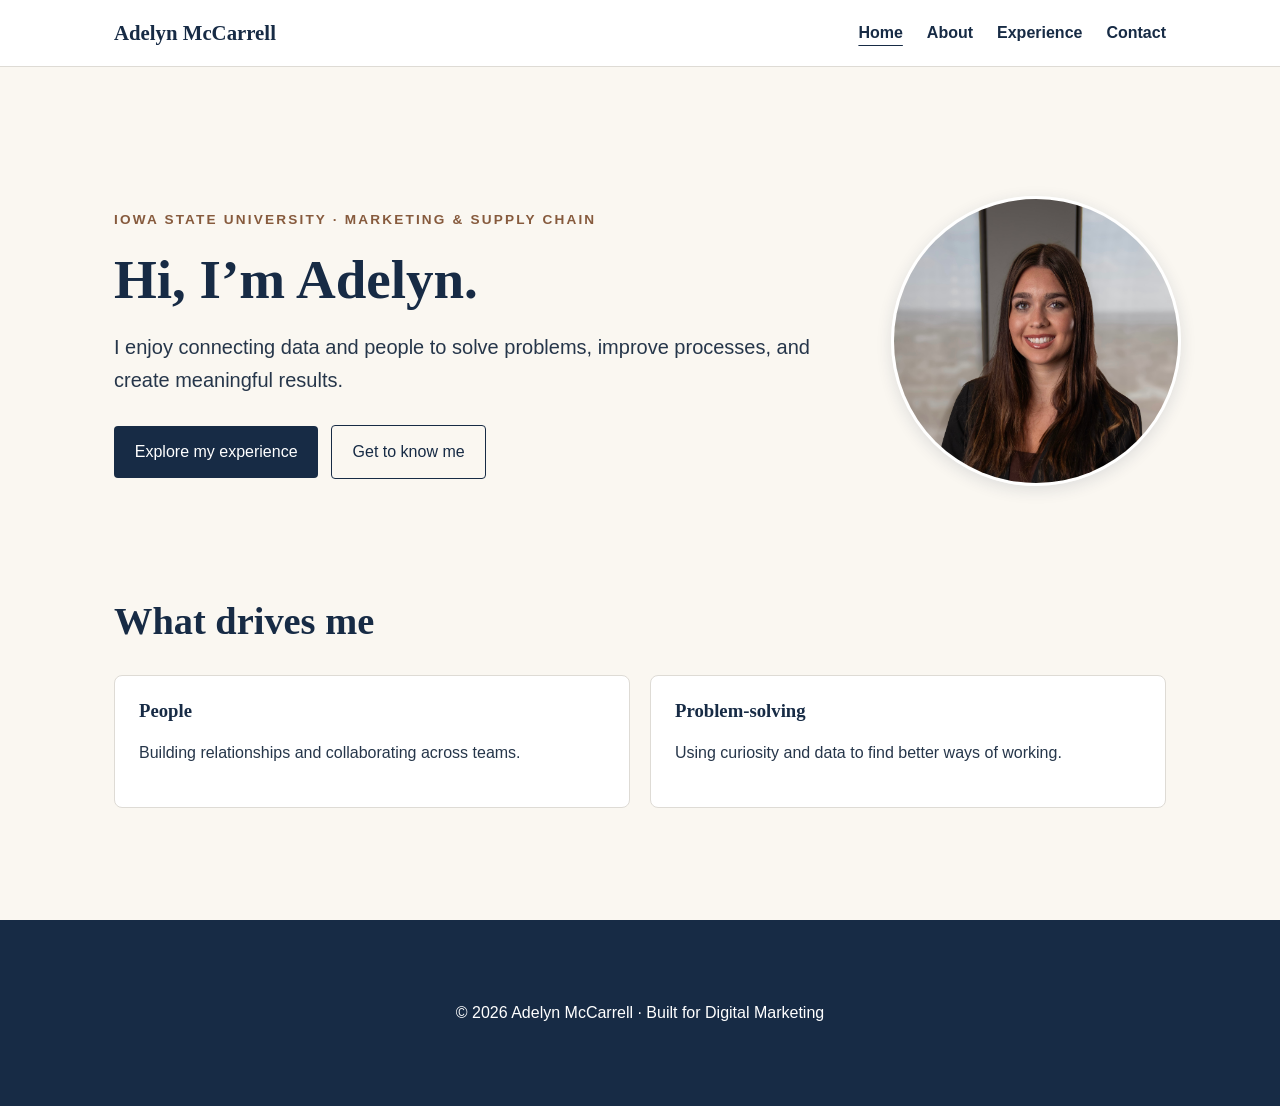
<file: index.html>
<!doctype html>
<html lang="en">
<head>
  <meta charset="UTF-8">
  <meta name="viewport" content="width=device-width, initial-scale=1.0">
  <meta name="description" content="Adelyn McCarrell's personal portfolio: education, experience, and projects.">
  <title>Home | Adelyn McCarrell</title>
  <link rel="stylesheet" href="./styles.css">
  <script src="./nav.js" defer></script>
</head>

<body>
  <header id="site-header"></header>

  <main id="main-content">
    <section class="hero hero-split">
  <div class="hero-text">
    <p class="eyebrow">Iowa State University · Marketing &amp; Supply Chain</p>
    <h1>Hi, I’m Adelyn.</h1>
    <p class="lead">I enjoy connecting data and people to solve problems, improve processes, and create meaningful results.</p>
    <a class="button" href="./experience.html">Explore my experience</a>
    <a class="button secondary" href="./about.html">Get to know me</a>
  </div>

  <div class="hero-image">
    <img src="./headshot.jpeg" alt="Adelyn McCarrell" class="profile-photo">
  </div>
</section>

    <section class="section">
      <h2>What drives me</h2>

      <div class="grid">
        <article class="card">
          <h3>People</h3>
          <p>Building relationships and collaborating across teams.</p>
        </article>

        <article class="card">
          <h3>Problem-solving</h3>
          <p>Using curiosity and data to find better ways of working.</p>
        </article>
      </div>
    </section>
  </main>

  <footer id="site-footer"></footer>
</body>
</html>
</file>
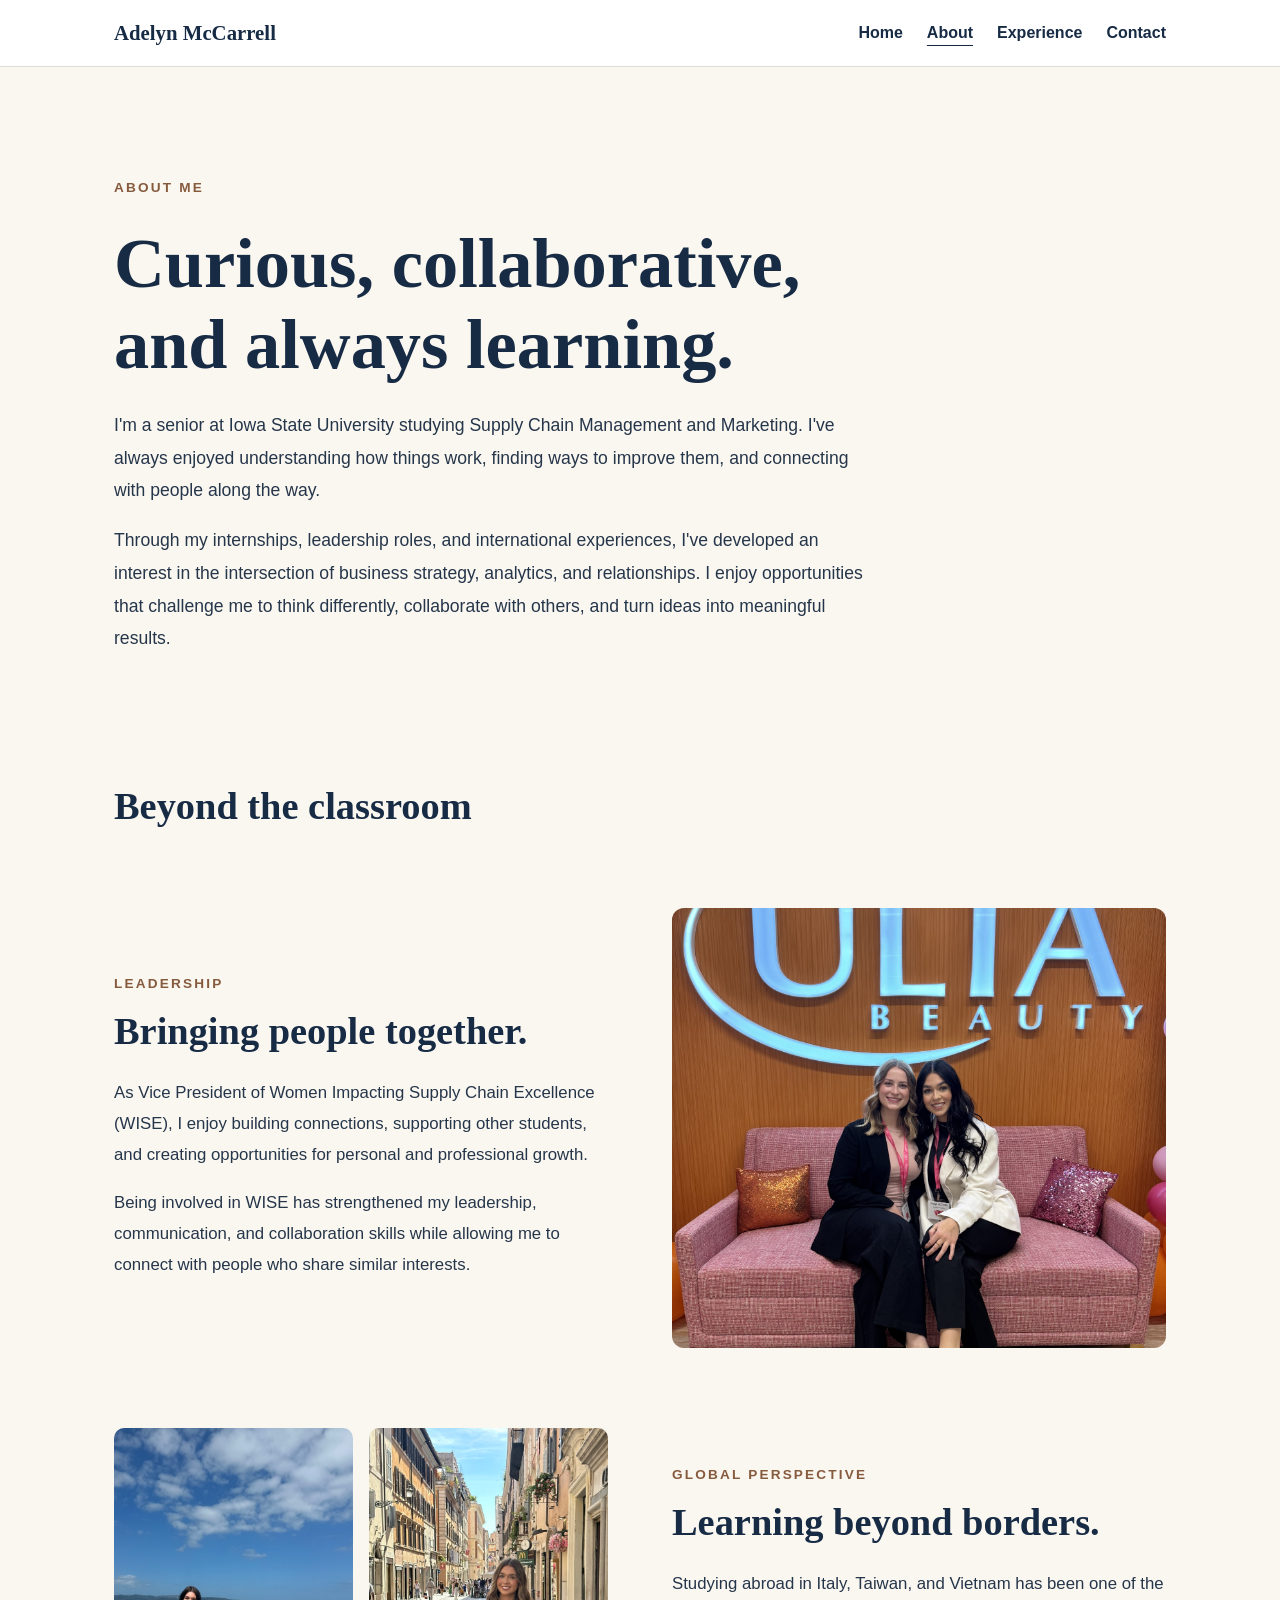
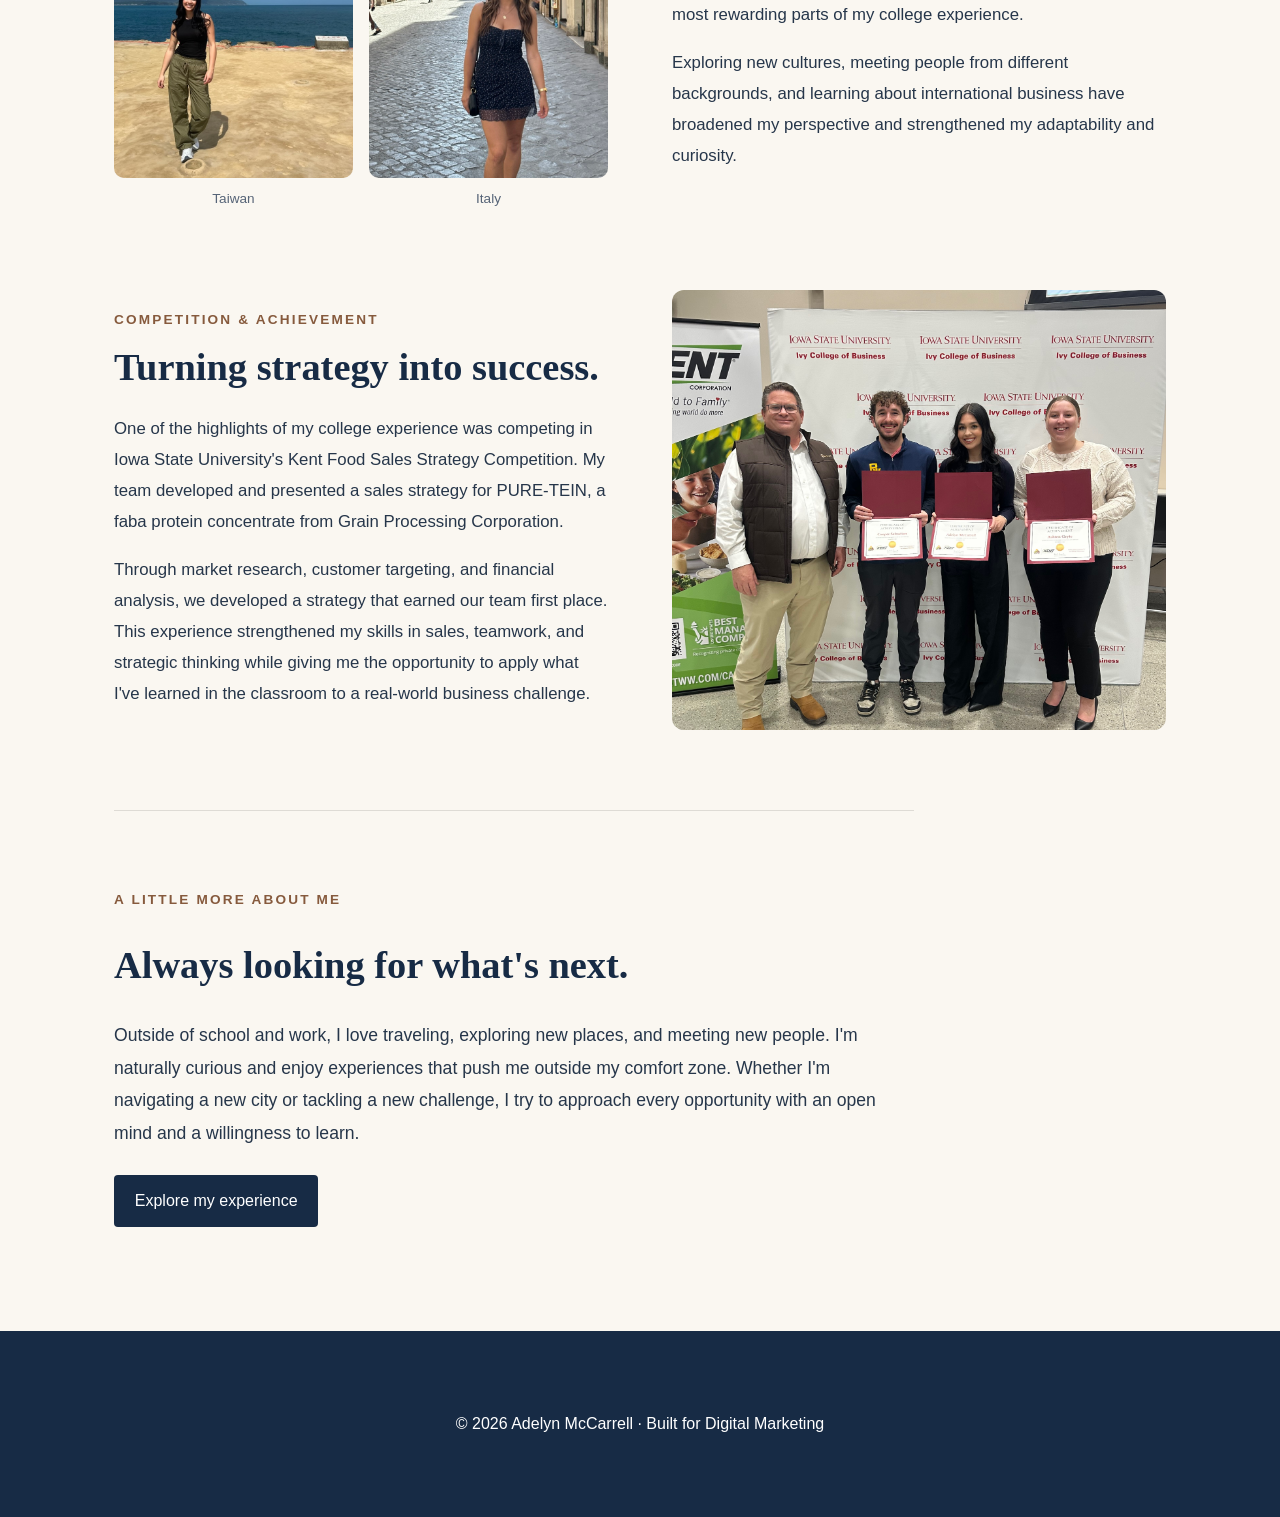
<file: about.html>
<!doctype html>
<html lang="en">
<head>
  <meta charset="UTF-8">
  <meta name="viewport" content="width=device-width, initial-scale=1.0">
  <meta name="description" content="Get to know Adelyn McCarrell, an Iowa State University student studying Supply Chain Management and Marketing.">
  <title>About | Adelyn McCarrell</title>
  <link rel="stylesheet" href="./styles.css">
  <script src="./nav.js" defer></script>
</head>

<body>
  <header id="site-header"></header>

  <main id="main-content">

    <section class="about-intro">
      <p class="eyebrow">ABOUT ME</p>
      <h1>Curious, collaborative,<br>and always learning.</h1>

      <p class="lead">
        I'm a senior at Iowa State University studying Supply Chain
        Management and Marketing. I've always enjoyed understanding
        how things work, finding ways to improve them, and connecting
        with people along the way.
      </p>

      <p>
        Through my internships, leadership roles, and international
        experiences, I've developed an interest in the intersection
        of business strategy, analytics, and relationships. I enjoy
        opportunities that challenge me to think differently,
        collaborate with others, and turn ideas into meaningful results.
      </p>
    </section>

    <section class="section">
      <h2>Beyond the classroom</h2>

      <div class="about-feature">
        <div class="about-feature-text">
          <p class="eyebrow">LEADERSHIP</p>
          <h3>Bringing people together.</h3>
          <p>
            As Vice President of Women Impacting Supply Chain
            Excellence (WISE), I enjoy building connections,
            supporting other students, and creating opportunities
            for personal and professional growth.
          </p>
          <p>
            Being involved in WISE has strengthened my leadership,
            communication, and collaboration skills while allowing
            me to connect with people who share similar interests.
          </p>
        </div>

        <img
          src="./wise-ulta.jpg"
          alt="Adelyn attending an Ulta Beauty event with WISE"
          class="about-photo"
          loading="lazy">
      </div>

      <div class="about-feature reverse">
        <div class="about-feature-text">
          <p class="eyebrow">GLOBAL PERSPECTIVE</p>
          <h3>Learning beyond borders.</h3>
          <p>
            Studying abroad in Italy, Taiwan, and Vietnam has been
            one of the most rewarding parts of my college experience.
          </p>
          <p>
            Exploring new cultures, meeting people from different
            backgrounds, and learning about international business
            have broadened my perspective and strengthened my
            adaptability and curiosity.
          </p>
        </div>

        <div class="about-photo-pair">
          <figure>
            <img src="./taiwan.jpeg"
                 alt="Adelyn exploring the coast of Taiwan"
                 loading="lazy">
            <figcaption>Taiwan</figcaption>
          </figure>
          <figure>
            <img src="./italy.jpeg"
                 alt="Adelyn exploring a street in Italy"
                 loading="lazy">
            <figcaption>Italy</figcaption>
          </figure>
        </div>
      </div>

     <div class="about-feature">
  <div class="about-feature-text">
    <p class="eyebrow">COMPETITION & ACHIEVEMENT</p>
    <h3>Turning strategy into success.</h3>

    <p>
      One of the highlights of my college experience was
      competing in Iowa State University's Kent Food Sales
      Strategy Competition. My team developed and presented
      a sales strategy for PURE-TEIN, a faba protein
      concentrate from Grain Processing Corporation.
    </p>

    <p>
      Through market research, customer targeting, and
      financial analysis, we developed a strategy that
      earned our team first place. This experience
      strengthened my skills in sales, teamwork, and
      strategic thinking while giving me the opportunity
      to apply what I've learned in the classroom to
      a real-world business challenge.
    </p>
  </div>

  <img
    src="./kent-competition.jpeg"
    alt="Adelyn and her winning team at the Kent Food Sales Strategy Competition"
    class="about-photo"
    loading="lazy">
</div>
    </section>

    <section class="about-closing">
      <p class="eyebrow">A LITTLE MORE ABOUT ME</p>
      <h2>Always looking for what's next.</h2>
      <p>
        Outside of school and work, I love traveling, exploring new
        places, and meeting new people. I'm naturally curious and
        enjoy experiences that push me outside my comfort zone.
        Whether I'm navigating a new city or tackling a new
        challenge, I try to approach every opportunity with
        an open mind and a willingness to learn.
      </p>

      <a class="button" href="./experience.html">
        Explore my experience
      </a>
    </section>

  </main>

  <footer id="site-footer"></footer>
</body>
</html>
</file>
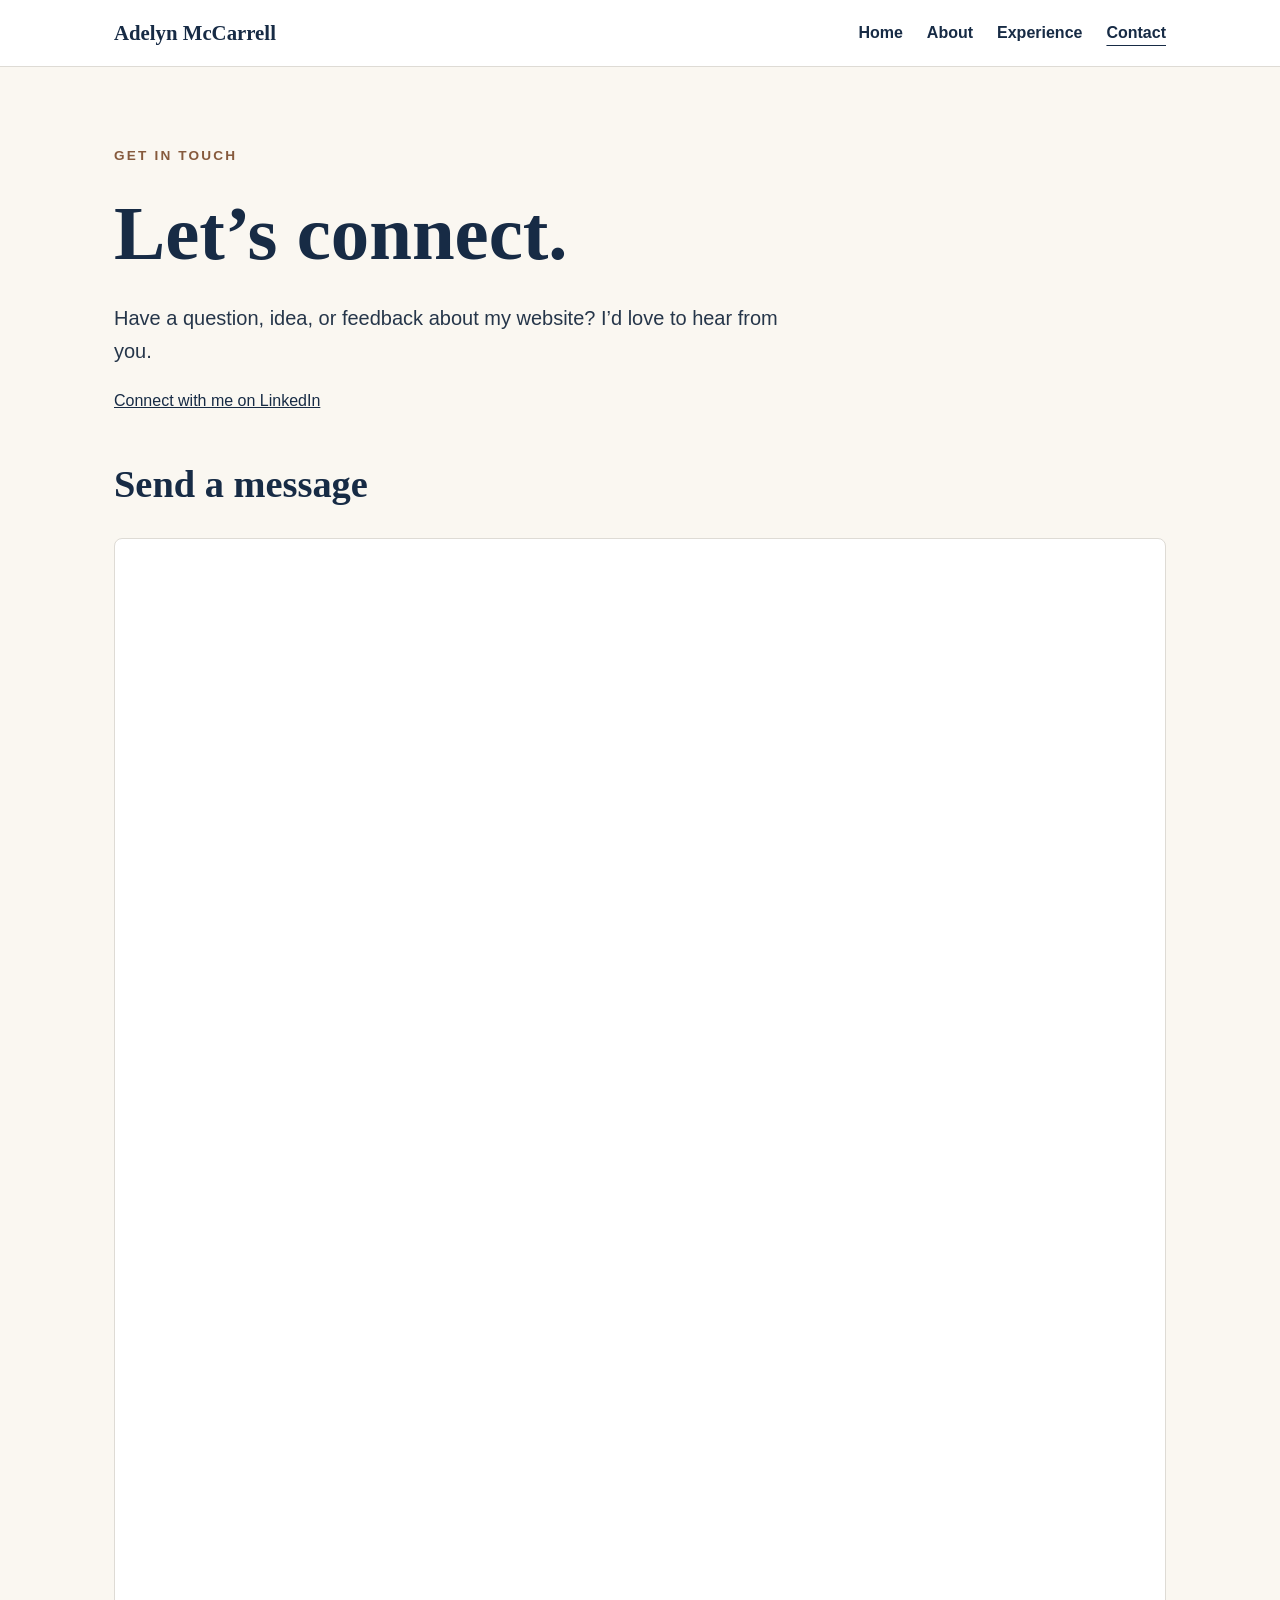
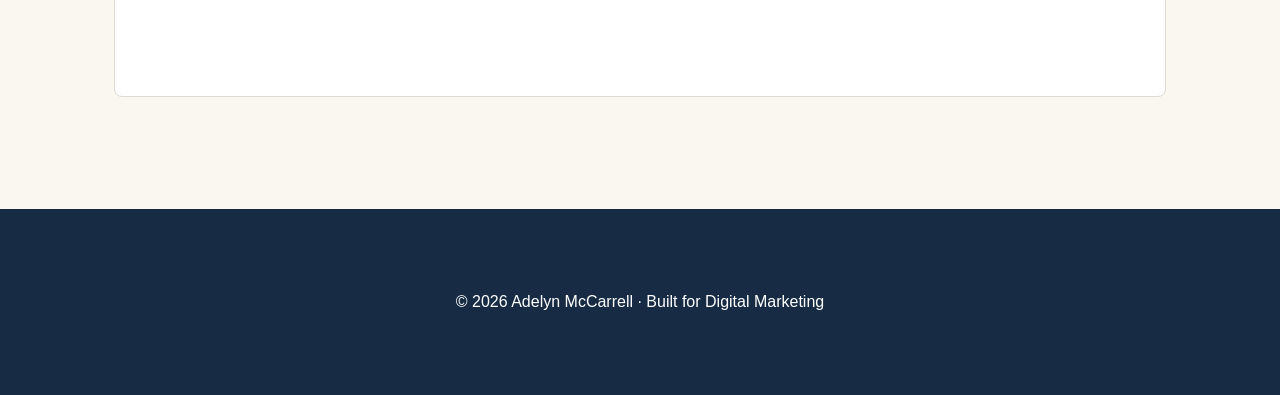
<file: contact.html>
<!doctype html><html lang="en"><head><meta charset="UTF-8"><meta name="viewport" content="width=device-width, initial-scale=1.0"><meta name="description" content="Adelyn McCarrell's personal portfolio: education, experience, and projects."><title>Contact | Adelyn McCarrell</title><link rel="stylesheet" href="./styles.css"><script src="./nav.js" defer></script></head><body><header id="site-header"></header><main id="main-content"><p class="eyebrow">Get in touch</p><h1>Let’s connect.</h1><p class="lead">Have a question, idea, or feedback about my website? I’d love to hear from you.</p><p> <a class="btn btn-outline"    href="https://www.linkedin.com/in/adelynmccarrell/"    target="_blank"    rel="noopener noreferrer">   Connect with me on LinkedIn </a></p><section class="section"><h2>Send a message</h2><div class="card"> <iframe   src="https://docs.google.com/forms/d/e/1FAIpQLScCg25ATg6ACLLcsLDJDD3yHWEQJbIRYf3090OKvILWTR68Xw/viewform?embedded=true"   title="Connect With Me"   width="100%"   height="1100"   style="border:0;"   loading="lazy">   Loading… </iframe><!-- Replace this card with: <iframe class="form-frame" title="Contact and feedback form" src="https://docs.google.com/forms/d/e/YOUR_FORM_ID/viewform?embedded=true" loading="lazy">Loading…</iframe> --></div></section></main><footer id="site-footer"></footer></body></html>
</file>
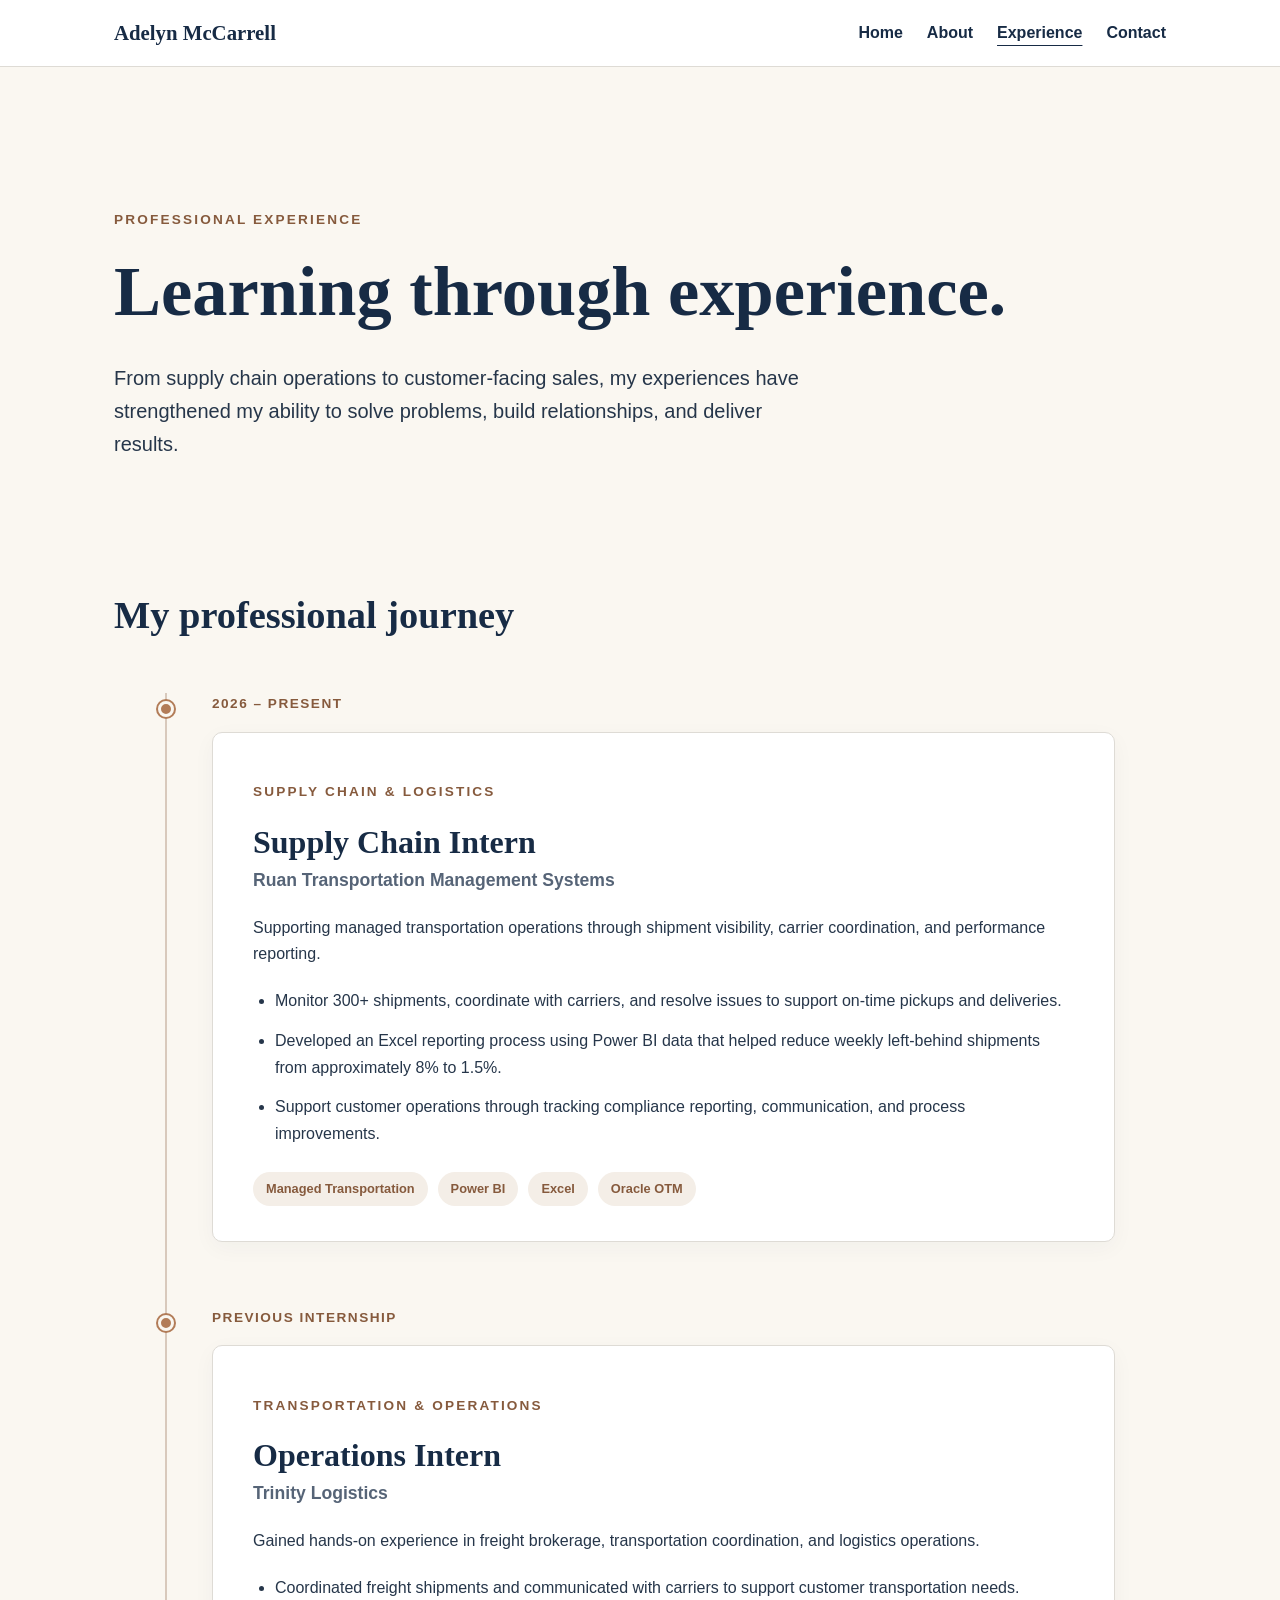
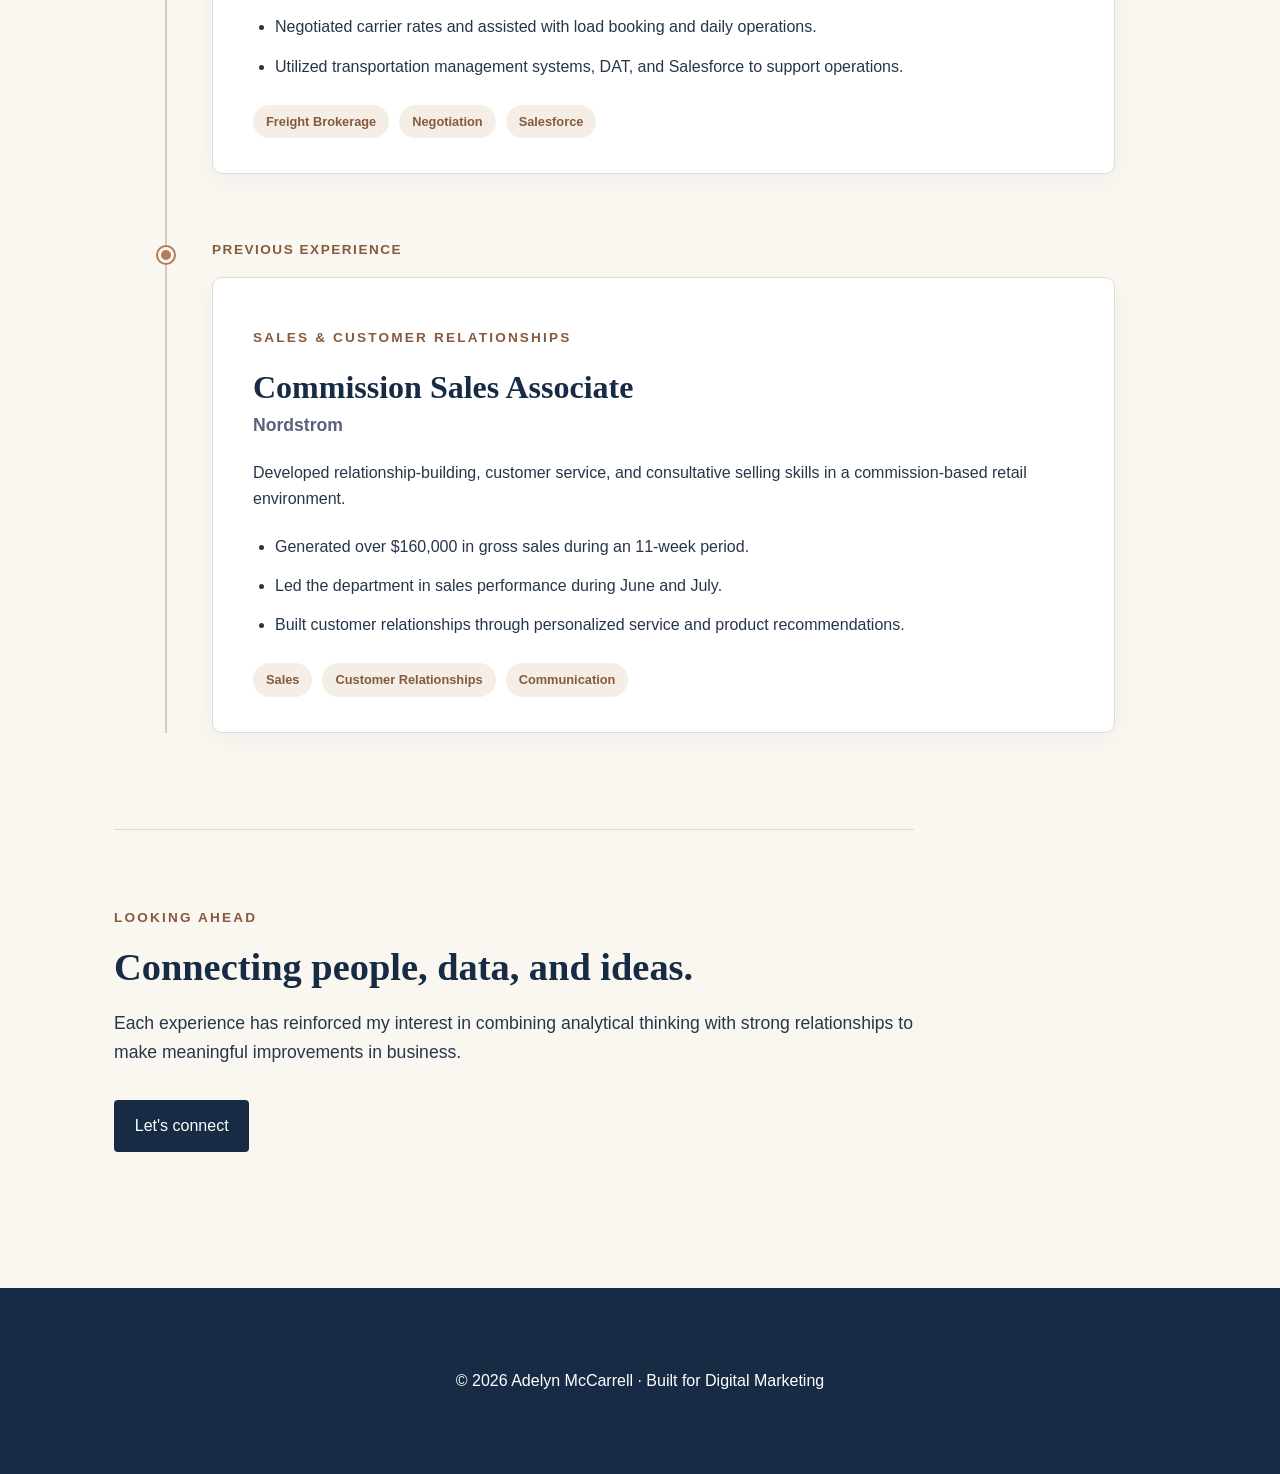
<file: experience.html>
<!doctype html>
<html lang="en">
<head>
  <meta charset="UTF-8">
  <meta name="viewport" content="width=device-width, initial-scale=1.0">
  <meta name="description" content="Explore Adelyn McCarrell's professional experience in supply chain management, logistics, and sales.">
  <title>Experience | Adelyn McCarrell</title>
  <link rel="stylesheet" href="./styles.css">
  <script src="./nav.js" defer></script>
</head>

<body>
  <header id="site-header"></header>

  <main id="main-content">

    <section class="experience-intro">
      <p class="eyebrow">PROFESSIONAL EXPERIENCE</p>
      <h1>Learning through experience.</h1>
      <p class="lead">
        From supply chain operations to customer-facing sales,
        my experiences have strengthened my ability to solve
        problems, build relationships, and deliver results.
      </p>
    </section>

    <section class="experience-section">
      <h2>My professional journey</h2>

      <div class="experience-timeline">

        <!-- RUAN -->
        <article class="timeline-item">
          <div class="timeline-dot"></div>

          <div class="timeline-date">2026 – Present</div>

          <div class="timeline-content">
            <p class="eyebrow">SUPPLY CHAIN & LOGISTICS</p>
            <h3>Supply Chain Intern</h3>
            <h4>Ruan Transportation Management Systems</h4>

            <p>
              Supporting managed transportation operations
              through shipment visibility, carrier coordination,
              and performance reporting.
            </p>

            <ul>
              <li>
                Monitor 300+ shipments, coordinate with carriers,
                and resolve issues to support on-time pickups
                and deliveries.
              </li>
              <li>
                Developed an Excel reporting process using
                Power BI data that helped reduce weekly
                left-behind shipments from approximately
                8% to 1.5%.
              </li>
              <li>
                Support customer operations through tracking
                compliance reporting, communication, and
                process improvements.
              </li>
            </ul>

            <div class="experience-tags">
              <span>Managed Transportation</span>
              <span>Power BI</span>
              <span>Excel</span>
              <span>Oracle OTM</span>
            </div>
          </div>
        </article>

        <!-- TRINITY -->
        <article class="timeline-item">
          <div class="timeline-dot"></div>

          <div class="timeline-date">Previous Internship</div>

          <div class="timeline-content">
            <p class="eyebrow">TRANSPORTATION & OPERATIONS</p>
            <h3>Operations Intern</h3>
            <h4>Trinity Logistics</h4>

            <p>
              Gained hands-on experience in freight brokerage,
              transportation coordination, and logistics operations.
            </p>

            <ul>
              <li>
                Coordinated freight shipments and communicated
                with carriers to support customer transportation needs.
              </li>
              <li>
                Negotiated carrier rates and assisted with
                load booking and daily operations.
              </li>
              <li>
                Utilized transportation management systems,
                DAT, and Salesforce to support operations.
              </li>
            </ul>

            <div class="experience-tags">
              <span>Freight Brokerage</span>
              <span>Negotiation</span>
              <span>Salesforce</span>
            </div>
          </div>
        </article>

        <!-- NORDSTROM -->
        <article class="timeline-item">
          <div class="timeline-dot"></div>

          <div class="timeline-date">Previous Experience</div>

          <div class="timeline-content">
            <p class="eyebrow">SALES & CUSTOMER RELATIONSHIPS</p>
            <h3>Commission Sales Associate</h3>
            <h4>Nordstrom</h4>

            <p>
              Developed relationship-building, customer service,
              and consultative selling skills in a
              commission-based retail environment.
            </p>

            <ul>
              <li>
                Generated over $160,000 in gross sales
                during an 11-week period.
              </li>
              <li>
                Led the department in sales performance
                during June and July.
              </li>
              <li>
                Built customer relationships through personalized
                service and product recommendations.
              </li>
            </ul>

            <div class="experience-tags">
              <span>Sales</span>
              <span>Customer Relationships</span>
              <span>Communication</span>
            </div>
          </div>
        </article>

      </div>
    </section>

    <section class="experience-closing">
      <p class="eyebrow">LOOKING AHEAD</p>
      <h2>Connecting people, data, and ideas.</h2>
      <p>
        Each experience has reinforced my interest in
        combining analytical thinking with strong relationships
        to make meaningful improvements in business.
      </p>

      <a class="button" href="./contact.html">
        Let's connect
      </a>
    </section>

  </main>

  <footer id="site-footer"></footer>
</body>
</html>
</file>
<file: styles.css>
:root{--navy:#172b45;--cream:#faf7f1;--ink:#26364a;--accent:#b27c58;--line:#dedbd5}*{box-sizing:border-box}body{margin:0;font-family:Arial,Helvetica,sans-serif;color:var(--ink);background:var(--cream);line-height:1.65}h1,h2,h3{font-family:Georgia,serif;color:var(--navy);line-height:1.15}h1{font-size:clamp(2.6rem,6vw,5rem);margin:.3em 0}h2{font-size:clamp(1.8rem,3vw,2.7rem)}a{color:var(--navy)}a:hover,a:focus-visible{color:#8b5435}header{border-bottom:1px solid var(--line);background:#fff}nav{max-width:1100px;margin:auto;padding:1rem 1.5rem;display:flex;align-items:center;justify-content:space-between;gap:1rem}.brand{font-family:Georgia,serif;font-size:1.3rem;font-weight:bold;text-decoration:none}.links{display:flex;gap:1.5rem}.links a{text-decoration:none;font-weight:600}.links a[aria-current=page]{text-decoration:underline;text-underline-offset:7px}.menu-toggle{display:none;border:1px solid var(--navy);background:white;padding:.5rem;border-radius:5px}main{max-width:1100px;margin:auto;padding:4rem 1.5rem;min-height:70vh}.hero{padding:4rem 0;max-width:800px}.eyebrow{text-transform:uppercase;letter-spacing:.16em;color:#865a3d;font-weight:bold;font-size:.85rem}.lead{font-size:1.25rem;max-width:700px}.button{display:inline-block;background:var(--navy);color:white;text-decoration:none;padding:.8rem 1.3rem;border-radius:4px;margin:.5rem .5rem .5rem 0;transition:background .2s,transform .2s}.button:hover,.button:focus-visible{background:#345575;color:white;transform:translateY(-2px)}.button.secondary{background:transparent;color:var(--navy);border:1px solid var(--navy)}.button.secondary:hover{background:#e9e5dc}.grid{display:grid;grid-template-columns:repeat(2,minmax(0,1fr));gap:1.25rem}.card{background:white;border:1px solid var(--line);border-radius:8px;padding:1.5rem}.card h3{margin-top:0}.muted{color:#566477}.section{margin:3rem 0}.form-frame{width:100%;min-height:760px;border:0;background:white}footer{padding:2rem 1.5rem;text-align:center;background:var(--navy);color:white}footer a{color:white}:focus-visible{outline:3px solid #a7683e;outline-offset:3px}@media(max-width:650px){main{padding:2.5rem 1rem}.grid{grid-template-columns:1fr}.menu-toggle{display:block}.links{display:none;flex-direction:column;width:100%;padding-top:1rem}.links.open{display:flex}nav{flex-wrap:wrap}.hero{padding:2rem 0}}


/* Circular homepage headshot */
.profile-photo {
  display: block;
  width: 140px;
  height: 140px;
  object-fit: cover;
  object-position: center 35%;
  border-radius: 50%;
  border: 3px solid white;
  margin: 24px 0;
  box-shadow: 0 4px 16px rgba(23, 45, 71, 0.12);
}

@media (max-width: 600px) {
  .profile-photo {
    width: 115px;
    height: 115px;
  }
}


/* Homepage split layout */
.hero-split {
  display: flex;
  align-items: center;
  justify-content: space-between;
  gap: 60px;
}

.hero-text {
  flex: 1;
  min-width: 0;
}

.hero-image {
  flex: 0 0 260px;
  display: flex;
  justify-content: center;
  align-items: center;
}

.hero-image .profile-photo {
  width: 260px;
  height: 260px;
  margin: 0;
  border-radius: 50%;
  object-fit: cover;
  object-position: center 35%;
}

/* Mobile layout */
@media (max-width: 768px) {
  .hero-split {
    flex-direction: column-reverse;
    align-items: flex-start;
    gap: 24px;
  }

  .hero-image {
    flex: none;
  }

  .hero-image .profile-photo {
    width: 150px;
    height: 150px;
  }
}

/* Final homepage layout adjustment */
.hero.hero-split {
  max-width: 100%;
  width: 100%;
  display: flex;
  flex-direction: row;
  align-items: center;
  justify-content: space-between;
  gap: 40px;
}

.hero-split .hero-text {
  flex: 1;
  min-width: 0;
}

.hero-split .hero-image {
  flex: 0 0 220px;
}

.hero-split .profile-photo {
  width: 220px;
  height: 220px;
}

@media (max-width: 768px) {
  .hero.hero-split {
    flex-direction: column-reverse;
    align-items: flex-start;
  }

  .hero-split .hero-image {
    flex: none;
  }

  .hero-split .profile-photo {
    width: 150px;
    height: 150px;
  }
}

/* Homepage layout refinements */
@media (min-width: 769px) {
  .hero.hero-split {
    max-width: none;
    width: 100%;
    gap: 30px;
  }

  .hero-text {
    flex: 1;
    min-width: 0;
  }

  .hero-split h1 {
    font-size: clamp(2.8rem, 4.3vw, 4.1rem);
    white-space: nowrap;
  }

  .hero-image {
    flex: 0 0 300px;
    justify-content: flex-end;
    transform: translateX(15px);
  }

  .hero-image .profile-photo {
    width: 290px;
    height: 290px;
  }
}

/* ABOUT PAGE */

.about-intro {
  max-width: 900px;
  padding: 2rem 0 4rem;
}

.about-intro h1 {
  font-size: clamp(2.8rem, 5.5vw, 5rem);
  margin: 1.5rem 0;
}

.about-intro > p:not(.eyebrow) {
  max-width: 760px;
  font-size: 1.1rem;
  line-height: 1.85;
}

.about-feature {
  display: grid;
  grid-template-columns: 1fr 1fr;
  align-items: center;
  gap: 4rem;
  margin: 5rem 0;
}

.about-feature.reverse .about-feature-text {
  order: 2;
}

.about-feature.reverse .about-photo-pair {
  order: 1;
}

.about-feature h3 {
  font-size: clamp(1.8rem, 3vw, 2.6rem);
  margin: 0.5rem 0 1.5rem;
}

.about-feature-text p:not(.eyebrow) {
  font-size: 1.05rem;
  line-height: 1.85;
}

.about-photo {
  width: 100%;
  height: 440px;
  object-fit: cover;
  object-position: center;
  border-radius: 12px;
  display: block;
}

.about-photo-pair {
  display: grid;
  grid-template-columns: 1fr 1fr;
  gap: 1rem;
}

.about-photo-pair figure {
  margin: 0;
}

.about-photo-pair img {
  width: 100%;
  height: 350px;
  object-fit: cover;
  border-radius: 10px;
  display: block;
}

.about-photo-pair figcaption {
  margin-top: 0.6rem;
  font-size: 0.85rem;
  color: #566477;
  text-align: center;
}

.about-closing {
  border-top: 1px solid var(--line);
  padding: 4rem 0 2rem;
  max-width: 800px;
}

.about-closing p:not(.eyebrow) {
  font-size: 1.1rem;
  line-height: 1.85;
}

/* ABOUT PAGE MOBILE */

@media (max-width: 768px) {
  .about-intro {
    padding: 1rem 0 2rem;
  }

  .about-feature {
    grid-template-columns: 1fr;
    gap: 1.5rem;
    margin: 3rem 0;
  }

  .about-feature.reverse .about-feature-text,
  .about-feature.reverse .about-photo-pair {
    order: initial;
  }

  .about-photo {
    height: 350px;
  }

  .about-photo-pair img {
    height: 260px;
  }

  .about-closing {
    padding-top: 3rem;
  }
}

/* EXPERIENCE PAGE */

.experience-intro {
  padding: 4rem 0 5rem;
  max-width: 900px;
}

.experience-intro h1 {
  font-size: clamp(3rem, 5.5vw, 5rem);
  margin: 20px 0 30px;
}

.experience-section {
  margin: 2rem 0 6rem;
}

.experience-section h2 {
  margin-bottom: 3.5rem;
}

/* Vertical timeline */

.experience-timeline {
  position: relative;
  max-width: 950px;
  margin: 0 auto;
  padding-left: 45px;
  border-left: 2px solid #d8c9bc;
}

.timeline-item {
  position: relative;
  margin-bottom: 65px;
}

.timeline-dot {
  position: absolute;
  left: -54px;
  top: 8px;
  width: 16px;
  height: 16px;
  border-radius: 50%;
  background: #b27c58;
  border: 3px solid #faf7f1;
  box-shadow: 0 0 0 2px #b27c58;
}

.timeline-date {
  font-size: 0.85rem;
  font-weight: 700;
  letter-spacing: 1.5px;
  text-transform: uppercase;
  color: #865a3d;
  margin-bottom: 16px;
}

.timeline-content {
  background: #ffffff;
  border: 1px solid #dedbd5;
  border-radius: 10px;
  padding: 35px 40px;
  box-shadow: 0 6px 22px rgba(23, 43, 69, 0.04);
}

.timeline-content h3 {
  font-size: 2rem;
  margin: 10px 0 5px;
}

.timeline-content h4 {
  font-size: 1.1rem;
  font-weight: 600;
  color: #566477;
  margin: 0 0 20px;
}

.timeline-content p {
  margin-bottom: 20px;
}

.timeline-content ul {
  padding-left: 22px;
  margin-bottom: 25px;
}

.timeline-content li {
  margin-bottom: 12px;
  line-height: 1.7;
}

/* Skill tags */

.experience-tags {
  display: flex;
  flex-wrap: wrap;
  gap: 10px;
  margin-top: 25px;
}

.experience-tags span {
  background: #f4eee7;
  color: #865a3d;
  font-size: 0.8rem;
  font-weight: 600;
  padding: 6px 13px;
  border-radius: 20px;
}

/* Closing section */

.experience-closing {
  border-top: 1px solid #dedbd5;
  padding: 4rem 0;
  max-width: 800px;
}

.experience-closing h2 {
  margin: 15px 0 20px;
}

.experience-closing p:not(.eyebrow) {
  font-size: 1.1rem;
  margin-bottom: 25px;
}

/* Mobile responsiveness */

@media (max-width: 768px) {
  .experience-intro {
    padding: 2rem 0 3rem;
  }

  .experience-timeline {
    padding-left: 25px;
  }

  .timeline-dot {
    left: -34px;
  }

  .timeline-content {
    padding: 25px 20px;
  }

  .timeline-content h3 {
    font-size: 1.6rem;
  }

  .timeline-item {
    margin-bottom: 40px;
  }
}
</file>
